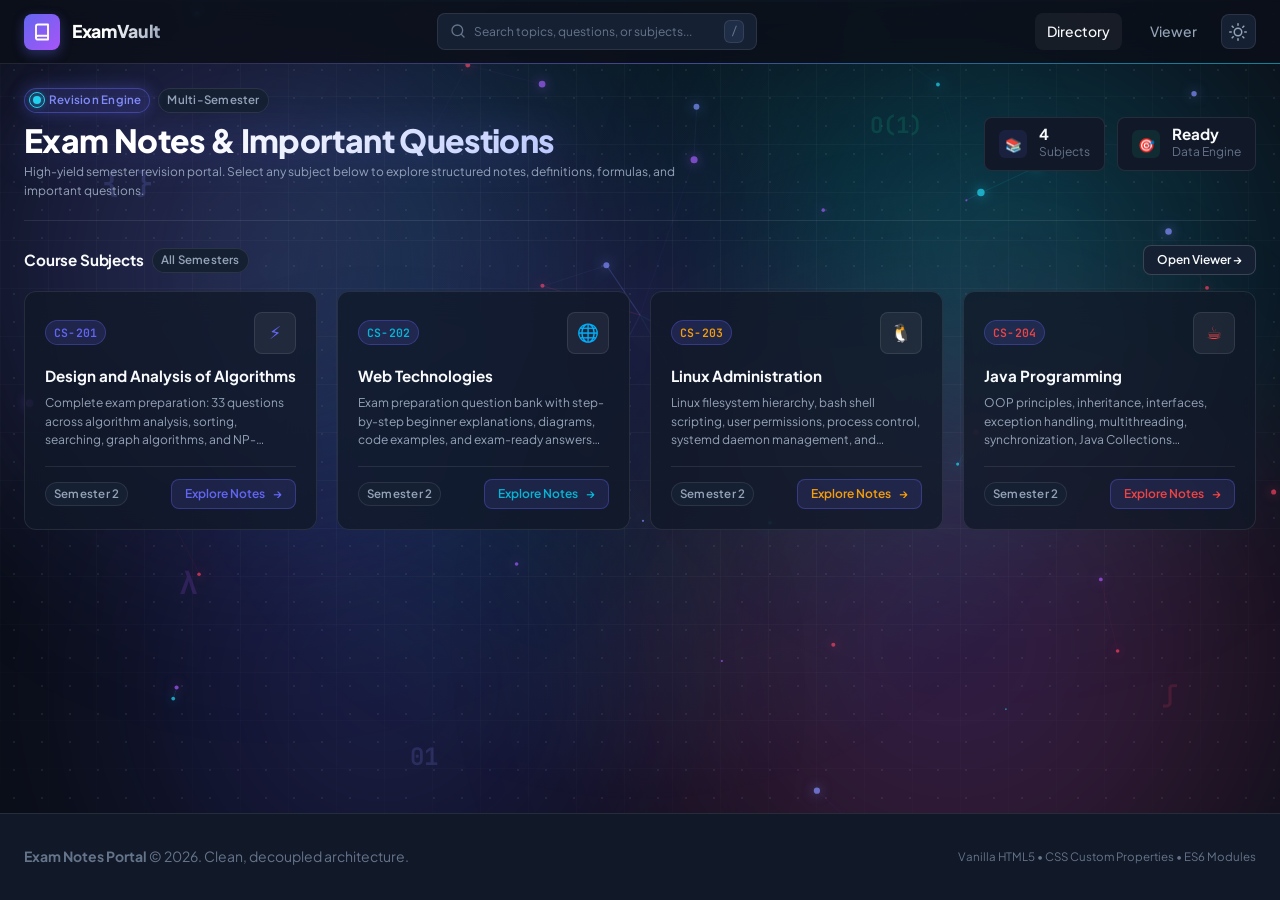
<file: index.html>
<!DOCTYPE html>
<html lang="en">
<head>
  <meta charset="UTF-8">
  <meta name="viewport" content="width=device-width, initial-scale=1.0">
  <meta name="description" content="Exam Notes & Important Questions Portal. Dynamic, content-driven revision platform.">
  <title>Exam Notes & Important Questions Portal</title>

  <!-- Modular CSS Architecture -->
  <link rel="stylesheet" href="assets/css/variables.css">
  <link rel="stylesheet" href="assets/css/base.css">
  <link rel="stylesheet" href="assets/css/components.css">
  <link rel="stylesheet" href="assets/css/effects.css">

  <link rel="icon" href="assets/images/favicon.ico">
</head>
<body>

  <!-- Site Header -->
  <header class="site-header">
    <div class="container nav-container">
      <div class="brand-wrapper">
        <a href="index.html" class="brand-link" id="brand-link">
          <div class="brand-icon">
            <svg width="18" height="18" viewBox="0 0 24 24" fill="none" stroke="currentColor" stroke-width="2.5" stroke-linecap="round" stroke-linejoin="round">
              <path d="M4 19.5A2.5 2.5 0 0 1 6.5 17H20"></path>
              <path d="M6.5 2H20v20H6.5A2.5 2.5 0 0 1 4 19.5v-15A2.5 2.5 0 0 1 6.5 2z"></path>
            </svg>
          </div>
          <span class="brand-title">ExamVault</span>
        </a>
      </div>

      <!-- Quick Search UI -->
      <div class="search-wrapper" style="max-width: 320px;">
        <div class="search-box">
          <svg class="search-icon" viewBox="0 0 24 24" fill="none" stroke="currentColor" stroke-width="2" stroke-linecap="round" stroke-linejoin="round">
            <circle cx="11" cy="11" r="8"></circle>
            <line x1="21" y1="21" x2="16.65" y2="16.65"></line>
          </svg>
          <input type="text" id="portal-search-input" class="search-input" placeholder="Search topics, questions, or subjects..." autocomplete="off">
          <span class="search-shortcut">/</span>
        </div>
        <div class="search-dropdown" id="portal-search-dropdown"></div>
      </div>

      <!-- Actions -->
      <div class="header-actions">
        <nav class="nav-links">
          <a href="index.html" class="nav-link active">Directory</a>
          <a href="notes.html?subject=web-technologies" class="nav-link">Viewer</a>
        </nav>
        <button class="btn-icon" data-action="toggle-theme" title="Toggle Theme" aria-label="Toggle dark/light mode">
          <!-- Populated by JS -->
        </button>
      </div>
    </div>
  </header>

  <!-- Local Server Warning Banner (only appears if opened directly via file://) -->
  <div id="file-protocol-alert" style="display: none; background: #fffbeb; border-bottom: 2px solid #f59e0b; padding: 14px 20px; color: #92400e; font-size: 13.5px; line-height: 1.5;">
    <div class="container" style="display: flex; align-items: center; gap: 12px; flex-wrap: wrap;">
      <span style="font-size: 20px;">⚠️</span>
      <div style="flex: 1; min-width: 260px;">
        <strong>Local Server Required (file:/// detected):</strong> Modern browsers block loading course data directly from disk.
        Since Live Server is running, open via:
        <a href="http://127.0.0.1:5500/index.html" style="color: #2563eb; font-weight: bold; text-decoration: underline; margin-left: 6px;">http://127.0.0.1:5500/index.html</a>
      </div>
    </div>
  </div>
  <script>
    if (window.location.protocol === 'file:') {
      document.getElementById('file-protocol-alert').style.display = 'block';
    }
  </script>

  <!-- Main Content -->
  <main class="site-main">
    <div class="container" style="padding-block: var(--space-6) var(--space-10);">

      <!-- Compact Hero Header -->
      <section class="hero-enter-animate" style="display: flex; align-items: center; justify-content: space-between; flex-wrap: wrap; gap: var(--space-4); margin-bottom: var(--space-6); padding-bottom: var(--space-5); border-bottom: 1px solid var(--border-subtle);">
        <div style="max-width: 680px;">
          <div style="display: flex; align-items: center; gap: var(--space-2); margin-bottom: var(--space-2);">
            <span class="badge badge-accent">
              <span class="beacon-dot"></span>
              <span>Revision Engine</span>
            </span>
            <span class="badge badge-subtle" id="hero-subjects-badge">Multi-Semester</span>
          </div>
          <h1 style="font-size: clamp(1.6rem, 2.5vw, 2.1rem); font-weight: var(--font-weight-extrabold); letter-spacing: -0.02em; margin-bottom: var(--space-1); line-height: var(--line-height-tight);">
            Exam Notes & Important Questions
          </h1>
          <p style="font-size: var(--text-xs); color: var(--text-secondary); line-height: var(--line-height-normal);">
            High-yield semester revision portal. Select any subject below to explore structured notes, definitions, formulas, and important questions.
          </p>
        </div>

        <!-- Quick Info Chips Strip -->
        <div class="stats-enter-animate" style="display: flex; gap: var(--space-3); flex-wrap: wrap;">
          <div class="stat-card" style="padding: 0.5rem 0.85rem;">
            <div class="stat-icon" style="width: 1.8rem; height: 1.8rem; font-size: 0.85rem;">📚</div>
            <div>
              <div class="stat-value" id="stat-subjects-val">4</div>
              <div class="stat-label">Subjects</div>
            </div>
          </div>
          <div class="stat-card" style="padding: 0.5rem 0.85rem;">
            <div class="stat-icon" style="width: 1.8rem; height: 1.8rem; font-size: 0.85rem; color: var(--accent-emerald); background: rgba(16, 185, 129, 0.12);">🎯</div>
            <div>
              <div class="stat-value">Ready</div>
              <div class="stat-label">Data Engine</div>
            </div>
          </div>
        </div>
      </section>

      <!-- Subjects Section with Integrated Resume/Viewer Action -->
      <section class="subjects-enter-animate">
        <div style="display: flex; align-items: center; justify-content: space-between; flex-wrap: wrap; gap: var(--space-3); margin-bottom: var(--space-4);">
          <div style="display: flex; align-items: center; gap: var(--space-2);">
            <h2 style="font-size: var(--text-base); font-weight: var(--font-weight-bold); letter-spacing: -0.01em;">
              Course Subjects
            </h2>
            <span class="badge badge-subtle">All Semesters</span>
          </div>
          <div id="viewer-action-wrapper">
            <a href="notes.html?subject=web-technologies" class="btn btn-secondary btn-sm" id="section-viewer-link">
              <span>Open Viewer →</span>
            </a>
          </div>
        </div>

        <!-- Dynamic 4-Column Subjects Grid -->
        <div id="subjects-container">
          <!-- Populated dynamically by main.js -->
        </div>
      </section>

    </div>
  </main>

  <!-- Site Footer -->
  <footer class="site-footer">
    <div class="container footer-content">
      <div>
        <strong>Exam Notes Portal</strong> &copy; 2026. Clean, decoupled architecture.
      </div>
      <div style="font-size: 0.72rem; color: var(--text-muted);">
        Vanilla HTML5 • CSS Custom Properties • ES6 Modules
      </div>
    </div>
  </footer>

  <!-- Main Controller -->
  <script type="module" src="assets/js/main.js"></script>
</body>
</html>
</file>
<file: assets/css/variables.css>
/**
 * Design Tokens & Custom Properties
 * Modern Twilight Dark Palette with rich vibrant accents & tight, purposeful spacing
 */

:root {
  /* Color Palette - Vibrant Twilight Dark Theme */
  --bg-base: #0b0f19;
  --bg-surface-1: #111827;
  --bg-surface-2: #162033;
  --bg-surface-3: #1f2d47;
  --bg-surface-hover: #263859;
  --bg-card: rgba(17, 24, 39, 0.75);
  --bg-card-hover: rgba(22, 32, 51, 0.9);
  --bg-glass: rgba(11, 15, 25, 0.82);
  --bg-overlay: rgba(5, 8, 15, 0.85);
  --bg-input: #131d2e;

  /* Borders & Dividers */
  --border-subtle: rgba(255, 255, 255, 0.09);
  --border-medium: rgba(255, 255, 255, 0.16);
  --border-strong: rgba(255, 255, 255, 0.28);
  --border-focus: #6366f1;
  --border-accent: rgba(99, 102, 241, 0.45);

  /* Typography Colors */
  --text-primary: #f8fafc;
  --text-secondary: #94a3b8;
  --text-muted: #64748b;
  --text-inverse: #0b0f19;
  --text-accent: #818cf8;

  /* Vibrant Accents */
  --primary: #6366f1;
  --primary-hover: #4f46e5;
  --primary-glow: rgba(99, 102, 241, 0.35);

  --secondary: #06b6d4;
  --secondary-glow: rgba(6, 182, 212, 0.3);

  --accent-purple: #a855f7;
  --accent-emerald: #10b981;
  --accent-amber: #f59e0b;
  --accent-rose: #f43f5e;
  --accent-cyan: #06b6d4;

  /* Status Colors */
  --status-success: #10b981;
  --status-warning: #f59e0b;
  --status-danger: #f43f5e;
  --status-info: #38bdf8;
  --status-success-bg: rgba(16, 185, 129, 0.14);
  --status-warning-bg: rgba(245, 158, 11, 0.14);
  --status-danger-bg: rgba(244, 63, 94, 0.14);
  --status-info-bg: rgba(56, 189, 248, 0.14);

  /* Gradients */
  --gradient-primary: linear-gradient(135deg, #6366f1 0%, #a855f7 100%);
  --gradient-secondary: linear-gradient(135deg, #06b6d4 0%, #3b82f6 100%);
  --gradient-card: linear-gradient(145deg, rgba(22, 32, 51, 0.8) 0%, rgba(17, 24, 39, 0.9) 100%);
  --gradient-surface: linear-gradient(180deg, rgba(22, 32, 51, 0.4) 0%, rgba(11, 15, 25, 0.7) 100%);

  /* Code Syntax Palette */
  --code-bg: #0d1424;
  --code-border: rgba(255, 255, 255, 0.1);
  --code-inline-bg: rgba(99, 102, 241, 0.15);
  --code-inline-text: #a5b4fc;

  /* Typography */
  --font-sans: 'Plus Jakarta Sans', system-ui, -apple-system, BlinkMacSystemFont, 'Segoe UI', Roboto, sans-serif;
  --font-mono: 'JetBrains Mono', Consolas, Monaco, monospace;

  /* Font Scales */
  --text-xs: 0.75rem;     /* 12px */
  --text-sm: 0.875rem;    /* 14px */
  --text-base: 0.95rem;   /* ~15px */
  --text-lg: 1.1rem;      /* ~17.6px */
  --text-xl: 1.25rem;     /* 20px */
  --text-2xl: 1.5rem;     /* 24px */
  --text-3xl: 1.85rem;    /* ~30px */
  --text-4xl: 2.25rem;    /* 36px */

  --font-weight-normal: 400;
  --font-weight-medium: 500;
  --font-weight-semibold: 600;
  --font-weight-bold: 700;
  --font-weight-extrabold: 800;

  --line-height-tight: 1.2;
  --line-height-snug: 1.35;
  --line-height-normal: 1.55;
  --line-height-relaxed: 1.7;

  /* Compact Spacing Scale (Reduced empty voids) */
  --space-1: 0.25rem;  /* 4px */
  --space-2: 0.5rem;   /* 8px */
  --space-3: 0.75rem;  /* 12px */
  --space-4: 1rem;     /* 16px */
  --space-5: 1.25rem;  /* 20px */
  --space-6: 1.5rem;   /* 24px */
  --space-8: 2rem;     /* 32px */
  --space-10: 2.5rem;  /* 40px */
  --space-12: 3rem;    /* 48px */

  /* Border Radii */
  --radius-sm: 0.375rem;
  --radius-md: 0.5rem;
  --radius-lg: 0.75rem;
  --radius-xl: 1rem;
  --radius-full: 9999px;

  /* Elevation Shadows & Glows */
  --shadow-sm: 0 1px 3px rgba(0, 0, 0, 0.35);
  --shadow-md: 0 4px 14px -2px rgba(0, 0, 0, 0.45);
  --shadow-lg: 0 10px 25px -5px rgba(0, 0, 0, 0.55);
  --shadow-xl: 0 18px 35px -8px rgba(0, 0, 0, 0.65);

  /* Transitions */
  --transition-fast: 150ms cubic-bezier(0.4, 0, 0.2, 1);
  --transition-normal: 250ms cubic-bezier(0.4, 0, 0.2, 1);

  /* Layout Constants */
  --header-height: 4rem;
  --sidebar-width: 300px;
  --toc-width: 250px;
  --container-max-width: 1480px;
  --reading-max-width: 1400px;
  --blur-glass: blur(16px);
}

/* Light & Cream Warm Paper Theme Variables (Warm Cream Canvas, Pure White Cards & Razor-Sharp Contrast) */
[data-theme="light"],
[data-theme="cream"] {
  --bg-base: #f6f1e8;                 /* Warm soothing cream paper canvas */
  --bg-surface-1: #ffffff;            /* Pure white primary surface / card */
  --bg-surface-2: #ede4d6;            /* Warm cream secondary surface */
  --bg-surface-3: #ded3c1;            /* Warm tan tertiary surface */
  --bg-surface-hover: #ede4d6;
  --bg-card: #ffffff;                 /* Solid crisp white cards */
  --bg-card-hover: #ffffff;
  --bg-glass: rgba(246, 241, 232, 0.95);
  --bg-overlay: rgba(28, 25, 23, 0.55);
  --bg-input: #ffffff;

  /* Crisp, Well-Defined Warm Borders */
  --border-subtle: #eae0d0;           /* Soft cream border */
  --border-medium: #dcd4c7;           /* Crisp warm card border */
  --border-strong: #b8a896;           /* High-contrast border */
  --border-focus: #4f46e5;
  --border-accent: rgba(79, 70, 229, 0.5);

  /* High-Contrast Accessible Typography (WCAG AAA) */
  --text-primary: #1c1917;            /* Deep warm charcoal for razor-sharp legibility */
  --text-secondary: #44403c;          /* Warm stone body text */
  --text-muted: #78716c;              /* Stone metadata text */
  --text-inverse: #ffffff;
  --text-accent: #4338ca;             /* Deep indigo */

  --primary: #4f46e5;                 /* Indigo-600 */
  --primary-hover: #4338ca;
  --primary-glow: rgba(79, 70, 229, 0.25);

  /* Professional Dark-Code Block in Cream Mode */
  --code-bg: #0f172a;
  --code-border: #334155;
  --code-inline-bg: #ede4d6;
  --code-inline-text: #3730a3;

  --gradient-card: linear-gradient(180deg, #ffffff 0%, #faf8f5 100%);
  --gradient-surface: linear-gradient(180deg, #ffffff 0%, #f6f1e8 100%);

  /* Rich Warm Layered Elevation Shadows */
  --shadow-sm: 0 1px 3px rgba(60, 45, 30, 0.08), 0 1px 2px rgba(60, 45, 30, 0.04);
  --shadow-md: 0 4px 8px -2px rgba(60, 45, 30, 0.08), 0 2px 4px -2px rgba(60, 45, 30, 0.04);
  --shadow-lg: 0 12px 20px -4px rgba(60, 45, 30, 0.1), 0 4px 6px -2px rgba(60, 45, 30, 0.05);
  --shadow-xl: 0 20px 30px -6px rgba(60, 45, 30, 0.12), 0 8px 12px -4px rgba(60, 45, 30, 0.06);
}
</file>
<file: assets/css/base.css>
@import url('https://fonts.googleapis.com/css2?family=JetBrains+Mono:wght@400;500;600&family=Plus+Jakarta+Sans:wght@300;400;500;600;700;800&display=swap');
@import url('./variables.css');

/* ==========================================================================
   Base Reset
   ========================================================================== */
*, *::before, *::after {
  box-sizing: border-box;
  margin: 0;
  padding: 0;
}

html {
  font-family: var(--font-sans);
  font-size: 16px;
  line-height: var(--line-height-normal);
  color-scheme: dark;
  scroll-behavior: smooth;
  -webkit-font-smoothing: antialiased;
  -moz-osx-font-smoothing: grayscale;
}

html[data-theme="light"] {
  color-scheme: light;
}

body {
  background-color: var(--bg-base);
  background-image: 
    radial-gradient(rgba(255, 255, 255, 0.07) 1px, transparent 1px),
    linear-gradient(to bottom, rgba(11, 15, 25, 0.5), var(--bg-base));
  background-size: 28px 28px, 100% 100%;
  color: var(--text-primary);
  min-height: 100vh;
  display: flex;
  flex-direction: column;
  transition: background-color var(--transition-normal), color var(--transition-normal);
  overflow-x: hidden;
  position: relative;
}

[data-theme="light"] body {
  background-color: var(--bg-base);
  background-image: 
    radial-gradient(rgba(15, 23, 42, 0.08) 1.2px, transparent 1.2px);
  background-size: 24px 24px;
}

/* Accessibility Focus States */
:focus-visible {
  outline: 2px solid var(--border-focus);
  outline-offset: 2px;
}

.sr-only {
  position: absolute;
  width: 1px;
  height: 1px;
  padding: 0;
  margin: -1px;
  overflow: hidden;
  clip: rect(0, 0, 0, 0);
  white-space: nowrap;
  border: 0;
}

/* Typography & Reset */
img, svg {
  display: block;
  max-width: 100%;
}

a {
  color: inherit;
  text-decoration: none;
  transition: color var(--transition-fast);
}

button, input, select, textarea {
  font-family: inherit;
  font-size: inherit;
  color: inherit;
  background: none;
  border: none;
  outline: none;
}

button {
  cursor: pointer;
}

ul, ol {
  list-style: none;
}

/* ==========================================================================
   Global Shell Layout
   ========================================================================== */
.container {
  width: 100%;
  max-width: var(--container-max-width);
  margin-inline: auto;
  padding-inline: var(--space-6);
  position: relative;
  z-index: 1;
}

.site-main {
  flex: 1;
  display: flex;
  flex-direction: column;
  position: relative;
  z-index: 1;
}

/* Global Header */
.site-header {
  position: sticky;
  top: 0;
  height: var(--header-height);
  background: var(--bg-glass);
  backdrop-filter: var(--blur-glass);
  -webkit-backdrop-filter: var(--blur-glass);
  border-bottom: 1px solid var(--border-subtle);
  z-index: 100;
  transition: background-color var(--transition-normal), border-color var(--transition-normal);
}

.nav-container {
  height: 100%;
  display: flex;
  align-items: center;
  justify-content: space-between;
  gap: var(--space-4);
}

.brand-wrapper {
  display: flex;
  align-items: center;
  gap: var(--space-3);
}

.brand-link {
  display: flex;
  align-items: center;
  gap: var(--space-3);
  font-weight: var(--font-weight-extrabold);
  font-size: var(--text-lg);
  letter-spacing: -0.02em;
}

.brand-icon {
  width: 2.25rem;
  height: 2.25rem;
  background: var(--gradient-primary);
  border-radius: var(--radius-md);
  display: flex;
  align-items: center;
  justify-content: center;
  color: #ffffff;
  box-shadow: 0 4px 12px var(--primary-glow);
  flex-shrink: 0;
}

.brand-title {
  background: linear-gradient(120deg, #ffffff 40%, var(--text-secondary) 100%);
  -webkit-background-clip: text;
  -webkit-text-fill-color: transparent;
}

[data-theme="light"] .brand-title {
  background: linear-gradient(120deg, #0f172a 40%, #4338ca 100%);
  -webkit-background-clip: text;
  -webkit-text-fill-color: transparent;
}

.brand-badge {
  font-size: var(--text-xs);
  padding: 0.15rem 0.5rem;
  border-radius: var(--radius-full);
  background: rgba(99, 102, 241, 0.15);
  color: var(--text-accent);
  border: 1px solid var(--border-accent);
  font-weight: var(--font-weight-semibold);
  letter-spacing: 0.04em;
  text-transform: uppercase;
}

.nav-links {
  display: flex;
  align-items: center;
  gap: var(--space-4);
}

.nav-link {
  font-size: var(--text-sm);
  font-weight: var(--font-weight-medium);
  color: var(--text-secondary);
  padding: var(--space-2) var(--space-3);
  border-radius: var(--radius-md);
  transition: all var(--transition-fast);
}

.nav-link:hover,
.nav-link.active {
  color: var(--text-primary);
  background: rgba(255, 255, 255, 0.05);
}

[data-theme="light"] .site-header,
[data-theme="cream"] .site-header {
  background: rgba(246, 241, 232, 0.95);
  border-bottom: 1.5px solid #dcd4c7;
  box-shadow: 0 1px 4px rgba(60, 45, 30, 0.05);
}

[data-theme="light"] .nav-link,
[data-theme="cream"] .nav-link {
  color: #44403c;
}

[data-theme="light"] .nav-link:hover,
[data-theme="cream"] .nav-link:hover,
[data-theme="light"] .nav-link.active,
[data-theme="cream"] .nav-link.active {
  color: #4338ca;
  background: #ede4d6;
  font-weight: 600;
}

.header-actions {
  display: flex;
  align-items: center;
  gap: var(--space-3);
}

/* Global Footer */
.site-footer {
  background: var(--bg-surface-1);
  border-top: 1px solid var(--border-subtle);
  padding-block: var(--space-8);
  margin-top: auto;
  font-size: var(--text-sm);
  color: var(--text-muted);
  position: relative;
  z-index: 10;
}

.footer-content {
  display: flex;
  align-items: center;
  justify-content: space-between;
  flex-wrap: wrap;
  gap: var(--space-4);
}
</file>
<file: assets/css/components.css>
@import url('./variables.css');

/* ==========================================================================
   Buttons
   ========================================================================== */
.btn {
  display: inline-flex;
  align-items: center;
  justify-content: center;
  gap: var(--space-2);
  font-size: var(--text-sm);
  font-weight: var(--font-weight-semibold);
  padding: var(--space-2) var(--space-4);
  border-radius: var(--radius-md);
  transition: all var(--transition-fast);
  line-height: 1.4;
  white-space: nowrap;
}

.btn-primary {
  background: var(--gradient-primary);
  color: #ffffff;
  box-shadow: 0 4px 14px var(--primary-glow);
}

.btn-primary:hover {
  transform: translateY(-1px);
  box-shadow: 0 6px 20px var(--primary-glow);
}

.btn-secondary {
  background: var(--bg-surface-2);
  color: var(--text-primary);
  border: 1px solid var(--border-medium);
}

.btn-secondary:hover {
  background: var(--bg-surface-3);
  border-color: var(--border-focus);
}

.btn-outline {
  background: rgba(99, 102, 241, 0.08);
  color: var(--text-accent);
  border: 1px solid var(--border-accent);
}

.btn-outline:hover {
  background: rgba(99, 102, 241, 0.2);
  border-color: var(--primary);
  color: #ffffff;
}

.btn-sm {
  padding: 0.35rem 0.8rem;
  font-size: var(--text-xs);
}

.btn-icon {
  display: inline-flex;
  align-items: center;
  justify-content: center;
  width: 2.2rem;
  height: 2.2rem;
  border-radius: var(--radius-md);
  border: 1px solid var(--border-subtle);
  background: var(--bg-surface-2);
  color: var(--text-secondary);
  transition: all var(--transition-fast);
  flex-shrink: 0;
}

.btn-icon:hover {
  color: var(--text-primary);
  border-color: var(--border-medium);
  background: var(--bg-surface-3);
}

/* ==========================================================================
   Cards & Responsive Grid (Eliminates Empty Space & Orphan Cards)
   ========================================================================== */
.subject-grid {
  display: grid;
  grid-template-columns: repeat(auto-fit, minmax(260px, 1fr));
  gap: var(--space-5);
  width: 100%;
}

@media (min-width: 1120px) {
  .subject-grid {
    grid-template-columns: repeat(4, 1fr);
  }
}

.subject-card {
  background: var(--bg-card);
  backdrop-filter: var(--blur-glass);
  -webkit-backdrop-filter: var(--blur-glass);
  border: 1px solid var(--border-subtle);
  border-radius: var(--radius-lg);
  padding: var(--space-5);
  display: flex;
  flex-direction: column;
  position: relative;
  overflow: hidden;
  animation: cardSlideIn 0.5s cubic-bezier(0.16, 1, 0.3, 1) backwards;
  transition: transform 0.35s cubic-bezier(0.16, 1, 0.3, 1),
              border-color 0.3s ease,
              box-shadow 0.35s cubic-bezier(0.16, 1, 0.3, 1);
}

.subject-card:nth-child(1) { animation-delay: 0.05s; }
.subject-card:nth-child(2) { animation-delay: 0.12s; }
.subject-card:nth-child(3) { animation-delay: 0.19s; }
.subject-card:nth-child(4) { animation-delay: 0.26s; }

@keyframes cardSlideIn {
  0% {
    opacity: 0;
    transform: translateY(22px) scale(0.96);
  }
  100% {
    opacity: 1;
    transform: translateY(0) scale(1);
  }
}

.subject-card::before {
  content: '';
  position: absolute;
  top: 0;
  left: 0;
  right: 0;
  height: 3px;
  background: linear-gradient(90deg, transparent, var(--card-accent, var(--primary)), transparent);
  background-size: 200% 100%;
  animation: shimmerBorder 4s linear infinite;
  opacity: 0.9;
}

@keyframes shimmerBorder {
  0% { background-position: -100% 0; }
  100% { background-position: 200% 0; }
}

.subject-card:hover {
  transform: translateY(-6px) scale(1.015);
  border-color: var(--card-accent, var(--border-accent));
  box-shadow: 0 16px 32px -8px rgba(0, 0, 0, 0.65), 0 0 28px -4px var(--card-accent, var(--primary-glow));
}

.card-header {
  display: flex;
  align-items: center;
  justify-content: space-between;
  gap: var(--space-3);
  margin-bottom: var(--space-3);
}

.card-icon-bubble {
  width: 2.6rem;
  height: 2.6rem;
  border-radius: var(--radius-md);
  display: flex;
  align-items: center;
  justify-content: center;
  font-size: var(--text-lg);
  background: rgba(255, 255, 255, 0.06);
  border: 1px solid var(--border-subtle);
  color: var(--card-accent, var(--primary));
  flex-shrink: 0;
  transition: transform 0.35s cubic-bezier(0.34, 1.56, 0.64, 1), box-shadow 0.35s ease;
}

.subject-card:hover .card-icon-bubble {
  transform: scale(1.15) rotate(6deg);
  box-shadow: 0 0 16px var(--card-accent);
}

.badge-code {
  background: rgba(99, 102, 241, 0.16);
  color: var(--card-accent, var(--primary));
  border: 1px solid rgba(99, 102, 241, 0.35);
  font-family: var(--font-mono);
  font-weight: var(--font-weight-bold);
  letter-spacing: 0.03em;
}

.btn-explore {
  background: rgba(99, 102, 241, 0.14);
  border: 1px solid rgba(99, 102, 241, 0.35);
  color: var(--card-accent, var(--text-accent));
  font-weight: var(--font-weight-semibold);
  transition: all var(--transition-fast);
}

.subject-card:hover .btn-explore {
  transform: translateX(3px);
  box-shadow: 0 0 14px var(--card-accent);
}

.card-title {
  font-size: var(--text-base);
  font-weight: var(--font-weight-bold);
  color: var(--text-primary);
  margin-bottom: var(--space-2);
  line-height: var(--line-height-snug);
}

.card-description {
  font-size: var(--text-xs);
  color: var(--text-secondary);
  line-height: var(--line-height-normal);
  margin-bottom: var(--space-4);
  flex: 1;
  display: -webkit-box;
  -webkit-line-clamp: 3;
  -webkit-box-orient: vertical;
  overflow: hidden;
}

.card-footer {
  display: flex;
  align-items: center;
  justify-content: space-between;
  padding-top: var(--space-3);
  border-top: 1px solid var(--border-subtle);
  margin-top: auto;
}

/* ==========================================================================
   Quick Info Strip (Fill Top Empty Space)
   ========================================================================== */
.stats-strip {
  display: grid;
  grid-template-columns: repeat(auto-fit, minmax(200px, 1fr));
  gap: var(--space-3);
  margin-bottom: var(--space-6);
}

.stat-card {
  background: var(--bg-surface-1);
  border: 1px solid var(--border-subtle);
  border-radius: var(--radius-md);
  padding: var(--space-3) var(--space-4);
  display: flex;
  align-items: center;
  gap: var(--space-3);
  transition: border-color var(--transition-fast);
}

.stat-card:hover {
  border-color: var(--border-medium);
}

.stat-icon {
  width: 2.2rem;
  height: 2.2rem;
  border-radius: var(--radius-sm);
  display: flex;
  align-items: center;
  justify-content: center;
  background: rgba(99, 102, 241, 0.12);
  color: var(--text-accent);
  font-size: 1rem;
  flex-shrink: 0;
}

.stat-value {
  font-size: var(--text-base);
  font-weight: var(--font-weight-bold);
  color: var(--text-primary);
  line-height: 1.1;
}

.stat-label {
  font-size: var(--text-xs);
  color: var(--text-muted);
}

/* ==========================================================================
   Search UI & Dropdown
   ========================================================================== */
.search-wrapper {
  position: relative;
  width: 100%;
}

.search-box {
  display: flex;
  align-items: center;
  background: var(--bg-surface-2);
  border: 1px solid var(--border-subtle);
  border-radius: var(--radius-md);
  padding: 0.4rem var(--space-3);
  transition: all var(--transition-normal);
  width: 100%;
}

.search-box:focus-within {
  border-color: var(--border-focus);
  box-shadow: 0 0 0 3px var(--primary-glow);
  background: var(--bg-surface-1);
}

.search-icon {
  color: var(--text-muted);
  width: 1rem;
  height: 1rem;
  margin-right: var(--space-2);
  flex-shrink: 0;
}

.search-input {
  width: 100%;
  font-size: var(--text-xs);
  color: var(--text-primary);
}

.search-input::placeholder {
  color: var(--text-muted);
}

.search-shortcut {
  font-size: 0.7rem;
  padding: 0.1rem 0.35rem;
  border-radius: var(--radius-sm);
  background: var(--bg-surface-3);
  color: var(--text-muted);
  border: 1px solid var(--border-subtle);
  font-family: var(--font-mono);
  flex-shrink: 0;
}

.search-dropdown {
  position: absolute;
  top: calc(100% + var(--space-2));
  left: 0;
  right: 0;
  background: var(--bg-surface-1);
  border: 1px solid var(--border-medium);
  border-radius: var(--radius-md);
  box-shadow: var(--shadow-xl);
  max-height: 360px;
  overflow-y: auto;
  z-index: 150;
  display: none;
}

.search-dropdown.active {
  display: block;
}

.search-item {
  padding: var(--space-2) var(--space-3);
  display: flex;
  align-items: center;
  justify-content: space-between;
  border-bottom: 1px solid var(--border-subtle);
  cursor: pointer;
  transition: background-color var(--transition-fast);
}

.search-item:last-child {
  border-bottom: none;
}

.search-item:hover,
.search-item.selected {
  background-color: var(--bg-surface-2);
}

.search-item-title {
  font-weight: var(--font-weight-semibold);
  font-size: var(--text-xs);
  color: var(--text-primary);
}

.search-item-meta {
  font-size: 0.7rem;
  color: var(--text-muted);
  margin-top: 1px;
}

/* ==========================================================================
   Badges & Tags
   ========================================================================== */
.badge {
  display: inline-flex;
  align-items: center;
  gap: var(--space-1);
  font-size: 0.72rem;
  padding: 0.15rem 0.5rem;
  border-radius: var(--radius-full);
  font-weight: var(--font-weight-semibold);
  letter-spacing: 0.02em;
}

.badge-subtle {
  background: var(--bg-surface-2);
  color: var(--text-secondary);
  border: 1px solid var(--border-subtle);
}

.badge-accent {
  background: rgba(99, 102, 241, 0.15);
  color: var(--text-accent);
  border: 1px solid var(--border-accent);
}

.badge-cyan {
  background: rgba(6, 182, 212, 0.15);
  color: var(--accent-cyan);
  border: 1px solid rgba(6, 182, 212, 0.35);
}

.badge-amber {
  background: rgba(245, 158, 11, 0.15);
  color: var(--accent-amber);
  border: 1px solid rgba(245, 158, 11, 0.35);
}

.badge-rose {
  background: rgba(244, 63, 94, 0.15);
  color: var(--accent-rose);
  border: 1px solid rgba(244, 63, 94, 0.35);
}

/* ==========================================================================
   Callouts & Alerts
   ========================================================================== */
.callout {
  margin-block: var(--space-4);
  padding: var(--space-3) var(--space-4);
  background: var(--bg-surface-1);
  border-left: 3px solid var(--primary);
  border-radius: 0 var(--radius-md) var(--radius-md) 0;
  color: var(--text-secondary);
  font-size: var(--text-xs);
}

.callout-header {
  font-weight: var(--font-weight-bold);
  margin-bottom: var(--space-1);
  color: var(--text-primary);
  display: flex;
  align-items: center;
  gap: var(--space-2);
}

.callout-note {
  border-left-color: var(--primary);
  background: rgba(99, 102, 241, 0.08);
}

.callout-exam {
  border-left-color: var(--accent-rose);
  background: var(--status-danger-bg);
}

.callout-warning {
  border-left-color: var(--status-warning);
  background: var(--status-warning-bg);
}

.callout-tip {
  border-left-color: var(--status-success);
  background: var(--status-success-bg);
}

/* ==========================================================================
   Empty States
   ========================================================================== */
.empty-state {
  display: flex;
  flex-direction: column;
  align-items: center;
  justify-content: center;
  text-align: center;
  padding: var(--space-10) var(--space-4);
  margin-inline: auto;
  max-width: 500px;
}

.empty-state-icon {
  width: 3.25rem;
  height: 3.25rem;
  border-radius: var(--radius-full);
  background: var(--bg-surface-2);
  border: 1px solid var(--border-medium);
  display: flex;
  align-items: center;
  justify-content: center;
  font-size: 1.4rem;
  color: var(--text-muted);
  margin-bottom: var(--space-3);
}

.empty-state-title {
  font-size: var(--text-base);
  font-weight: var(--font-weight-bold);
  color: var(--text-primary);
  margin-bottom: var(--space-1);
}

.empty-state-desc {
  font-size: var(--text-xs);
  color: var(--text-muted);
  line-height: var(--line-height-normal);
  margin-bottom: var(--space-4);
}

/* Drawers & Backdrops */
.drawer-backdrop {
  position: fixed;
  inset: 0;
  background: var(--bg-overlay);
  backdrop-filter: var(--blur-glass);
  -webkit-backdrop-filter: var(--blur-glass);
  z-index: 80;
  display: none;
}

.drawer-backdrop.active {
  display: block;
}

/* Loading Spinner */
.loading-spinner {
  width: 30px;
  height: 30px;
  border: 3px solid rgba(99, 102, 241, 0.2);
  border-top-color: var(--primary);
  border-radius: var(--radius-full);
  animation: spin 0.8s linear infinite;
  margin-inline: auto;
  margin-bottom: var(--space-3);
}

@keyframes spin {
  to { transform: rotate(360deg); }
}

/* ==========================================================================
   Light Mode High-Contrast & Visual Distinction Architecture
   ========================================================================== */
[data-theme="light"] .subject-card {
  background: #ffffff !important;
  border: 1.5px solid #cbd5e1 !important;
  border-top: 3.5px solid var(--card-accent, var(--primary)) !important;
  box-shadow: 0 2px 4px rgba(15, 23, 42, 0.06), 0 8px 16px -2px rgba(15, 23, 42, 0.05) !important;
}

[data-theme="light"] .subject-card:hover {
  border-color: #94a3b8 !important;
  border-top-color: var(--card-accent, var(--primary)) !important;
  box-shadow: 0 12px 28px -4px rgba(15, 23, 42, 0.12), 0 4px 10px -2px rgba(15, 23, 42, 0.06) !important;
}

[data-theme="light"] .subject-card .card-title {
  color: #0f172a;
}

[data-theme="light"] .subject-card .card-description {
  color: #334155;
}

[data-theme="light"] .subject-card .card-footer {
  border-top: 1.5px solid #e2e8f0;
}

[data-theme="light"] .badge-code {
  background: #f8fafc;
  color: #0f172a;
  border: 1.5px solid #cbd5e1;
  box-shadow: 0 1px 2px rgba(15, 23, 42, 0.04);
}

[data-theme="light"] .card-icon-bubble {
  background: #f8fafc;
  border: 1.5px solid #cbd5e1;
  box-shadow: 0 1px 3px rgba(15, 23, 42, 0.06);
}

[data-theme="light"] .btn-explore {
  background: #f8fafc;
  color: #0f172a;
  border: 1.5px solid #cbd5e1;
  box-shadow: 0 1px 2px rgba(15, 23, 42, 0.04);
}

[data-theme="light"] .btn-explore:hover {
  background: #0f172a;
  color: #ffffff !important;
  border-color: #0f172a;
  box-shadow: 0 4px 14px rgba(15, 23, 42, 0.18);
}

/* Stat Cards in Light Mode */
[data-theme="light"] .stat-card {
  background: #ffffff;
  border: 1.5px solid #cbd5e1;
  box-shadow: 0 1px 3px rgba(15, 23, 42, 0.06);
}

[data-theme="light"] .stat-card .stat-icon {
  background: #f1f5f9;
  border: 1px solid #cbd5e1;
}

[data-theme="light"] .stat-value {
  color: #0f172a;
}

/* Search Box in Light Mode */
[data-theme="light"] .search-box {
  background: #ffffff;
  border: 1.5px solid #cbd5e1;
  box-shadow: 0 1px 3px rgba(15, 23, 42, 0.05);
}

[data-theme="light"] .search-box:focus-within {
  border-color: #4f46e5;
  box-shadow: 0 0 0 3px rgba(79, 70, 229, 0.2);
}

[data-theme="light"] .search-shortcut {
  background: #f1f5f9;
  border-color: #cbd5e1;
  color: #475569;
}

[data-theme="light"] .search-dropdown {
  background: #ffffff;
  border: 1.5px solid #cbd5e1;
  box-shadow: 0 12px 28px -4px rgba(15, 23, 42, 0.15);
}

[data-theme="light"] .search-item {
  border-bottom: 1px solid #e2e8f0;
}

[data-theme="light"] .search-item:hover,
[data-theme="light"] .search-item.selected {
  background: #f1f5f9;
}

[data-theme="light"] .search-item-title {
  color: #0f172a;
}

/* Badges in Light Mode */
[data-theme="light"] .badge-subtle {
  background: #ffffff;
  color: #334155;
  border: 1.5px solid #cbd5e1;
  box-shadow: 0 1px 2px rgba(15, 23, 42, 0.04);
}

[data-theme="light"] .badge-accent {
  background: #e0e7ff;
  color: #3730a3;
  border: 1.5px solid #c7d2fe;
  box-shadow: 0 1px 3px rgba(79, 70, 229, 0.12);
}

[data-theme="light"] .beacon-dot {
  background: #4f46e5;
  box-shadow: 0 0 6px #4f46e5;
}

[data-theme="light"] .beacon-dot::after {
  border-color: #4f46e5;
}

/* Action Links in Light Mode */
[data-theme="light"] #section-viewer-link {
  background: #ffffff;
  color: #0f172a;
  border: 1.5px solid #cbd5e1;
  box-shadow: 0 1px 3px rgba(15, 23, 42, 0.05);
}

[data-theme="light"] #section-viewer-link:hover {
  background: #0f172a;
  color: #ffffff;
  border-color: #0f172a;
}

/* Continue Last Opened Button (Dark & High-Contrast Light) */
.btn-continue {
  background: rgba(99, 102, 241, 0.16);
  border: 1px solid var(--primary);
  color: #ffffff;
  box-shadow: 0 0 16px rgba(99, 102, 241, 0.25);
  font-weight: var(--font-weight-medium);
}

.btn-continue:hover {
  background: var(--primary);
  color: #ffffff;
  box-shadow: 0 4px 16px var(--primary-glow);
}

[data-theme="light"] .btn-continue {
  background: #4f46e5 !important;
  border: 1.5px solid #4338ca !important;
  color: #ffffff !important;
  font-weight: 600 !important;
  box-shadow: 0 2px 8px rgba(79, 70, 229, 0.3) !important;
}

[data-theme="light"] .btn-continue:hover {
  background: #3730a3 !important;
  border-color: #312e81 !important;
  color: #ffffff !important;
  box-shadow: 0 4px 14px rgba(79, 70, 229, 0.45) !important;
}
</file>
<file: assets/css/effects.css>
/**
 * High-Tier Visual Effects & Cinematic Animation Engine (effects.css)
 * Features:
 * - Next-Gen Spotlight Border Lighting & Conic Laser Beam Cards
 * - Full 3D Parallax Tilt with Preserved Z-Depth Layers
 * - Dynamic Fluid Aurora Waves & Interactive Particle Canvas with Energy Packets
 * - Cyber Scanline & Ambient Floating Technical Hologram Glyphs
 * - Liquid Iridescent Hero Headline Text Gradient
 * - Live Pulsing Radar Beacon Badge
 * - Seamless Page View Transitions & Staggered Content Cascade
 * - Sliding Active Sidebar Pill & Circular Progress Back-to-Top Button
 * - Tactile Magnetic Buttons & Specular Light Sweep
 */

/* ==========================================================================
   Background Ambient Engine Root
   ========================================================================== */
.bg-ambient-system {
  position: fixed;
  inset: 0;
  overflow: hidden;
  pointer-events: none;
  z-index: 0;
  contain: strict;
}

/* ==========================================================================
   Atmospheric Aurora Mesh (Living Color Fields)
   ========================================================================== */
.aurora-orb {
  position: absolute;
  border-radius: 50%;
  filter: blur(85px);
  opacity: 0.35;
  will-change: transform;
  pointer-events: none;
}

/* Top-Left: Electric Violet / Indigo */
.aurora-orb-1 {
  top: -12%;
  left: -8%;
  width: 750px;
  height: 750px;
  background: radial-gradient(circle, rgba(129, 140, 248, 0.8) 0%, rgba(99, 102, 241, 0.5) 45%, transparent 70%);
  animation: floatOrbViolet 18s ease-in-out infinite alternate;
}

/* Top-Right: Neon Cyan / Sky Blue */
.aurora-orb-2 {
  top: -8%;
  right: -6%;
  width: 680px;
  height: 680px;
  background: radial-gradient(circle, rgba(34, 211, 238, 0.75) 0%, rgba(6, 182, 212, 0.45) 40%, transparent 70%);
  animation: floatOrbCyan 20s ease-in-out infinite alternate;
}

/* Bottom-Right: Radiant Purple & Magenta */
.aurora-orb-3 {
  bottom: -15%;
  right: -5%;
  width: 780px;
  height: 780px;
  background: radial-gradient(circle, rgba(168, 85, 247, 0.7) 0%, rgba(236, 72, 153, 0.45) 45%, transparent 75%);
  animation: floatOrbIndigo 21s ease-in-out infinite alternate;
}

/* Bottom-Left: Deep Oceanic Indigo */
.aurora-orb-4 {
  bottom: -12%;
  left: 5%;
  width: 640px;
  height: 640px;
  background: radial-gradient(circle, rgba(99, 102, 241, 0.65) 0%, rgba(67, 56, 202, 0.45) 45%, transparent 70%);
  animation: floatOrbPurple 17s ease-in-out infinite alternate;
}

@keyframes floatOrbViolet {
  0% { transform: translate3d(0, 0, 0) scale(1) rotate(0deg); }
  50% { transform: translate3d(90px, 100px, 0) scale(1.2) rotate(40deg); }
  100% { transform: translate3d(-60px, 70px, 0) scale(0.9) rotate(-25deg); }
}

@keyframes floatOrbCyan {
  0% { transform: translate3d(0, 0, 0) scale(1) rotate(0deg); }
  50% { transform: translate3d(-100px, 85px, 0) scale(1.22) rotate(-40deg); }
  100% { transform: translate3d(60px, -70px, 0) scale(0.9) rotate(30deg); }
}

@keyframes floatOrbIndigo {
  0% { transform: translate3d(0, 0, 0) scale(1) rotate(0deg); }
  50% { transform: translate3d(-90px, -75px, 0) scale(1.18) rotate(45deg); }
  100% { transform: translate3d(70px, 85px, 0) scale(0.92) rotate(-30deg); }
}

@keyframes floatOrbPurple {
  0% { transform: translate3d(0, 0, 0) scale(1) rotate(0deg); }
  50% { transform: translate3d(80px, -90px, 0) scale(1.2) rotate(-35deg); }
  100% { transform: translate3d(-70px, 60px, 0) scale(0.88) rotate(25deg); }
}

/* ==========================================================================
   Technical Engineering Matrix Grid & Vignette
   ========================================================================== */
.technical-grid-layer {
  position: absolute;
  inset: 0;
  pointer-events: none;
  background-image: 
    linear-gradient(to right, rgba(255, 255, 255, 0.045) 1px, transparent 1px),
    linear-gradient(to bottom, rgba(255, 255, 255, 0.045) 1px, transparent 1px);
  background-size: 48px 48px;
  mask-image: radial-gradient(ellipse 95% 80% at 50% 35%, rgba(0, 0, 0, 0.98) 0%, rgba(0, 0, 0, 0.3) 70%, transparent 95%);
  -webkit-mask-image: radial-gradient(ellipse 95% 80% at 50% 35%, rgba(0, 0, 0, 0.98) 0%, rgba(0, 0, 0, 0.3) 70%, transparent 95%);
}

/* Cyber Scanning Radar Light Beam */
.cyber-scan-beam {
  position: absolute;
  left: 0;
  right: 0;
  height: 2px;
  background: linear-gradient(90deg, 
    transparent 0%, 
    rgba(99, 102, 241, 0.3) 20%, 
    rgba(6, 182, 212, 0.7) 50%, 
    rgba(168, 85, 247, 0.3) 80%, 
    transparent 100%
  );
  box-shadow: 0 0 15px rgba(6, 182, 212, 0.6);
  opacity: 0.6;
  pointer-events: none;
  animation: cyberScanMove 12s cubic-bezier(0.4, 0, 0.2, 1) infinite;
}

@keyframes cyberScanMove {
  0% {
    top: -5%;
    opacity: 0;
  }
  15% {
    opacity: 0.65;
  }
  85% {
    opacity: 0.65;
  }
  100% {
    top: 105%;
    opacity: 0;
  }
}

/* ==========================================================================
   Ambient Floating Academic & Technical Hologram Glyphs
   ========================================================================== */
.floating-glyphs-layer {
  position: absolute;
  inset: 0;
  pointer-events: none;
  overflow: hidden;
  z-index: 1;
}

.floating-glyph {
  position: absolute;
  font-family: var(--font-mono, monospace);
  font-weight: 700;
  color: rgba(148, 163, 184, 0.16);
  user-select: none;
  filter: blur(0.5px);
  will-change: transform;
  animation: glyphDrift 24s ease-in-out infinite alternate;
}

.floating-glyph:nth-child(1) { top: 18%; left: 8%; font-size: 1.8rem; animation-duration: 22s; color: rgba(129, 140, 248, 0.18); }
.floating-glyph:nth-child(2) { top: 35%; right: 12%; font-size: 1.5rem; animation-duration: 26s; color: rgba(6, 182, 212, 0.18); }
.floating-glyph:nth-child(3) { top: 62%; left: 14%; font-size: 2rem; animation-duration: 20s; color: rgba(168, 85, 247, 0.18); }
.floating-glyph:nth-child(4) { top: 75%; right: 8%; font-size: 1.6rem; animation-duration: 28s; color: rgba(244, 63, 94, 0.16); }
.floating-glyph:nth-child(5) { top: 12%; right: 28%; font-size: 1.4rem; animation-duration: 24s; color: rgba(16, 185, 129, 0.18); }
.floating-glyph:nth-child(6) { top: 82%; left: 32%; font-size: 1.5rem; animation-duration: 21s; color: rgba(129, 140, 248, 0.18); }

@keyframes glyphDrift {
  0% { transform: translate3d(0, 0, 0) rotate(0deg); }
  50% { transform: translate3d(25px, -35px, 0) rotate(12deg); }
  100% { transform: translate3d(-20px, 25px, 0) rotate(-10deg); }
}

/* ==========================================================================
   Interactive Constellation & Energy Canvas
   ========================================================================== */
.ambient-canvas {
  position: absolute;
  inset: 0;
  width: 100%;
  height: 100%;
  pointer-events: none;
  z-index: 2;
}

/* ==========================================================================
   Liquid Cursor Spotlight Layer
   ========================================================================== */
.cursor-ambient-spotlight {
  position: absolute;
  inset: 0;
  pointer-events: none;
  z-index: 3;
  background: radial-gradient(
    700px circle at var(--mouse-screen-x, 50%) var(--mouse-screen-y, 35%),
    rgba(99, 102, 241, 0.15) 0%,
    rgba(6, 182, 212, 0.08) 35%,
    transparent 70%
  );
  will-change: background;
  transition: opacity 0.3s ease;
}

/* ==========================================================================
   Next-Gen Card Interactive Engine (Linear / Aceternity Style)
   ========================================================================== */
.subject-grid {
  perspective: 1400px;
}

.subject-card {
  position: relative;
  transform: perspective(1200px) rotateX(calc(var(--tilt-y, 0) * -8deg)) rotateY(calc(var(--tilt-x, 0) * 8deg)) translateY(0);
  transition: transform 0.22s cubic-bezier(0.16, 1, 0.3, 1),
              box-shadow 0.35s cubic-bezier(0.16, 1, 0.3, 1),
              border-color 0.3s ease;
  transform-style: preserve-3d;
  will-change: transform, box-shadow;
  border: 1px solid var(--border-subtle);
  border-radius: var(--radius-lg);
  background: var(--bg-card);
  backdrop-filter: var(--blur-glass);
  -webkit-backdrop-filter: var(--blur-glass);
  isolation: isolate;
  cursor: pointer;
}

/* Card 3D Depth on Tilt for Internal Elements */
.subject-card .card-header {
  transform: translateZ(24px);
  transform-style: preserve-3d;
  transition: transform 0.25s cubic-bezier(0.16, 1, 0.3, 1);
}

.subject-card .card-icon-bubble {
  transform: translateZ(36px);
  transform-style: preserve-3d;
  transition: transform 0.35s cubic-bezier(0.34, 1.56, 0.64, 1), box-shadow 0.35s ease;
}

.subject-card:hover .card-icon-bubble {
  transform: translateZ(48px) scale(1.18) rotate(8deg);
  box-shadow: 0 0 24px var(--card-accent, var(--primary-glow));
}

.subject-card .card-title {
  transform: translateZ(20px);
  transition: transform 0.25s ease, color 0.25s ease;
}

.subject-card .card-description {
  transform: translateZ(14px);
}

.subject-card .card-footer {
  transform: translateZ(22px);
  transform-style: preserve-3d;
}

.subject-card .card-footer .btn {
  transform: translateZ(30px);
  transition: transform 0.25s cubic-bezier(0.34, 1.56, 0.64, 1), box-shadow 0.25s ease, background 0.25s ease;
}

.subject-card:hover .card-footer .btn {
  transform: translateZ(38px) translateX(4px);
  box-shadow: 0 0 18px var(--card-accent, var(--primary));
}

/* Dynamic Cursor-Tracked Radial Border Glow (Aceternity Spotlight) */
.subject-card::before {
  content: '';
  position: absolute;
  inset: -1px;
  border-radius: inherit;
  pointer-events: none;
  padding: 1px;
  background: radial-gradient(
    320px circle at var(--card-local-x, -200px) var(--card-local-y, -200px),
    var(--card-accent, var(--primary)) 0%,
    rgba(255, 255, 255, 0.2) 40%,
    transparent 80%
  );
  -webkit-mask: linear-gradient(#fff 0 0) content-box, linear-gradient(#fff 0 0);
  mask: linear-gradient(#fff 0 0) content-box, linear-gradient(#fff 0 0);
  -webkit-mask-composite: xor;
  mask-composite: exclude;
  opacity: 0;
  transition: opacity 0.25s ease;
  z-index: 3;
}

.subject-card:hover::before {
  opacity: 1;
}

/* Dynamic Glass Glare Specular Sheen following cursor */
.subject-card::after {
  content: '';
  position: absolute;
  inset: 0;
  border-radius: inherit;
  pointer-events: none;
  background: radial-gradient(
    360px circle at var(--card-local-x, -200px) var(--card-local-y, -200px),
    rgba(255, 255, 255, 0.16) 0%,
    rgba(255, 255, 255, 0.04) 45%,
    transparent 75%
  );
  opacity: 0;
  transition: opacity 0.25s ease;
  z-index: 2;
}

.subject-card:hover::after {
  opacity: 1;
}

.subject-card:hover {
  transform: perspective(1200px) rotateX(calc(var(--tilt-y, 0) * -8deg)) rotateY(calc(var(--tilt-x, 0) * 8deg)) translateY(-8px);
  border-color: var(--card-accent, var(--border-accent));
  box-shadow: 0 24px 44px -12px rgba(0, 0, 0, 0.75),
              0 0 35px -2px var(--card-accent, var(--primary-glow));
}

/* Tactile Click Compression */
.subject-card:active {
  transform: perspective(1200px) scale(0.97) translateY(-3px) !important;
  transition: transform 0.08s ease-out !important;
}

/* ==========================================================================
   Hero Section High-Impact Polish
   ========================================================================== */
/* Live Pulsing Radar Beacon Badge */
.badge-accent {
  position: relative;
  display: inline-flex;
  align-items: center;
  gap: var(--space-2);
  background: rgba(99, 102, 241, 0.16);
  border: 1px solid rgba(99, 102, 241, 0.45);
  box-shadow: 0 0 16px rgba(99, 102, 241, 0.35);
  overflow: visible;
}

.beacon-dot {
  position: relative;
  display: inline-block;
  width: 8px;
  height: 8px;
  background: #22d3ee;
  border-radius: 50%;
  box-shadow: 0 0 10px #22d3ee;
}

.beacon-dot::after {
  content: '';
  position: absolute;
  inset: -4px;
  border-radius: 50%;
  border: 1.5px solid #22d3ee;
  animation: radarPing 1.8s cubic-bezier(0, 0, 0.2, 1) infinite;
}

@keyframes radarPing {
  0% {
    transform: scale(0.8);
    opacity: 1;
  }
  100% {
    transform: scale(2.8);
    opacity: 0;
  }
}

/* Hero Headline Liquid Iridescent Text Gradient */
.hero-enter-animate h1 {
  background: linear-gradient(110deg, #ffffff 10%, #c7d2fe 30%, #818cf8 48%, #38bdf8 62%, #e879f9 78%, #ffffff 92%);
  background-size: 240% auto;
  -webkit-background-clip: text;
  -webkit-text-fill-color: transparent;
  animation: liquidTextShine 6.5s ease-in-out infinite alternate;
  filter: drop-shadow(0 2px 18px rgba(99, 102, 241, 0.3));
}

@keyframes liquidTextShine {
  0% { background-position: 0% center; }
  100% { background-position: 200% center; }
}

/* ==========================================================================
   Tactile Magnetic Buttons & Specular Sweeps
   ========================================================================== */
.btn {
  position: relative;
  overflow: hidden;
  transition: transform 0.25s cubic-bezier(0.16, 1, 0.3, 1),
              box-shadow 0.25s cubic-bezier(0.16, 1, 0.3, 1),
              background 0.2s ease,
              border-color 0.2s ease;
  will-change: transform;
}

.btn:active {
  transform: scale(0.96) !important;
}

/* High-Speed Light Reflection Streak */
.btn::after {
  content: '';
  position: absolute;
  top: 0;
  left: -120%;
  width: 60%;
  height: 100%;
  background: linear-gradient(90deg, 
    transparent 0%, 
    rgba(255, 255, 255, 0.24) 50%, 
    transparent 100%
  );
  transform: skewX(-25deg);
  pointer-events: none;
  transition: none;
}

.btn:hover::after {
  left: 200%;
  transition: left 0.7s cubic-bezier(0.16, 1, 0.3, 1);
}

.btn-primary:hover {
  transform: translateY(-2px);
  box-shadow: 0 8px 24px -4px var(--primary-glow), 0 0 20px rgba(99, 102, 241, 0.5);
}

.btn-icon:hover {
  transform: scale(1.08) rotate(3deg);
  box-shadow: 0 0 16px var(--primary-glow);
}

.btn-icon:active {
  transform: scale(0.92) !important;
}

/* ==========================================================================
   Header & Micro-Interactions
   ========================================================================== */
.site-header {
  backdrop-filter: blur(14px);
  -webkit-backdrop-filter: blur(14px);
}

.site-header::after {
  content: '';
  position: absolute;
  left: 0;
  right: 0;
  bottom: -1px;
  height: 1px;
  background: linear-gradient(90deg, 
    transparent 0%, 
    rgba(99, 102, 241, 0.5) 25%, 
    rgba(6, 182, 212, 0.65) 50%, 
    rgba(168, 85, 247, 0.5) 75%, 
    transparent 100%
  );
  background-size: 200% 100%;
  animation: headerGlowShift 5s linear infinite;
  pointer-events: none;
}

@keyframes headerGlowShift {
  0% { background-position: 0% 0; }
  100% { background-position: 200% 0; }
}

.brand-link:hover .brand-icon {
  box-shadow: 0 0 24px var(--primary-glow), 0 0 40px rgba(129, 140, 248, 0.6);
  transform: scale(1.12) rotate(-4deg);
}

.brand-link:hover .brand-title {
  filter: drop-shadow(0 0 12px rgba(129, 140, 248, 0.55));
}

/* ==========================================================================
   Seamless Page View Transitions
   ========================================================================== */
@keyframes pageEntranceFade {
  0% {
    opacity: 0;
    transform: translateY(18px) scale(0.99);
  }
  100% {
    opacity: 1;
    transform: translateY(0) scale(1);
  }
}

.hero-enter-animate {
  animation: pageEntranceFade 0.6s cubic-bezier(0.16, 1, 0.3, 1) backwards;
  animation-delay: 0.08s;
}

.stats-enter-animate {
  animation: pageEntranceFade 0.6s cubic-bezier(0.16, 1, 0.3, 1) backwards;
  animation-delay: 0.16s;
}

.subjects-enter-animate {
  animation: pageEntranceFade 0.6s cubic-bezier(0.16, 1, 0.3, 1) backwards;
  animation-delay: 0.24s;
}

/* Smooth Page Transition Curtain Overlay (for non-supporting or custom routing) */
.page-transition-curtain {
  position: fixed;
  inset: 0;
  background: var(--bg-base);
  z-index: 9999;
  pointer-events: none;
  opacity: 0;
  transition: opacity 0.28s cubic-bezier(0.16, 1, 0.3, 1);
}

.page-transition-curtain.active {
  opacity: 1;
  pointer-events: all;
}

/* Modern View Transitions API pseudo-elements */
::view-transition-old(root),
::view-transition-new(root) {
  animation-duration: 0.35s;
  animation-timing-function: cubic-bezier(0.16, 1, 0.3, 1);
}

/* ==========================================================================
   Notes Viewer (notes.html) High-Level Transitions
   ========================================================================== */
/* Staggered Content Reveal on Topic Change */
@keyframes contentCascade {
  0% {
    opacity: 0;
    transform: translateY(14px);
  }
  100% {
    opacity: 1;
    transform: translateY(0);
  }
}

.content-body.animating > * {
  animation: contentCascade 0.4s cubic-bezier(0.16, 1, 0.3, 1) backwards;
}

.content-body.animating > *:nth-child(1) { animation-delay: 0.02s; }
.content-body.animating > *:nth-child(2) { animation-delay: 0.06s; }
.content-body.animating > *:nth-child(3) { animation-delay: 0.10s; }
.content-body.animating > *:nth-child(4) { animation-delay: 0.14s; }
.content-body.animating > *:nth-child(5) { animation-delay: 0.18s; }
.content-body.animating > *:nth-child(n+6) { animation-delay: 0.22s; }

/* Interactive Code Block with Holographic Beam */
.code-wrapper {
  position: relative;
  transition: border-color 0.25s ease, box-shadow 0.25s ease;
}

.code-wrapper:hover {
  border-color: rgba(99, 102, 241, 0.5);
  box-shadow: 0 10px 30px -8px rgba(0, 0, 0, 0.8), 0 0 20px -4px rgba(99, 102, 241, 0.3);
}

.code-copy-button {
  transition: all 0.2s cubic-bezier(0.16, 1, 0.3, 1);
}

.code-copy-button.copied {
  background: rgba(16, 185, 129, 0.25) !important;
  color: #34d399 !important;
  border-color: rgba(16, 185, 129, 0.5) !important;
  transform: scale(1.05);
}

/* Floating Circular Progress Back-to-Top Button */
.back-to-top-widget {
  position: fixed;
  bottom: 2rem;
  right: 2rem;
  width: 3.2rem;
  height: 3.2rem;
  border-radius: 50%;
  background: var(--bg-surface-1);
  border: 1px solid var(--border-medium);
  backdrop-filter: blur(12px);
  -webkit-backdrop-filter: blur(12px);
  display: flex;
  align-items: center;
  justify-content: center;
  cursor: pointer;
  z-index: 90;
  box-shadow: 0 8px 24px -4px rgba(0, 0, 0, 0.6), 0 0 20px rgba(99, 102, 241, 0.25);
  opacity: 0;
  visibility: hidden;
  transform: translateY(16px) scale(0.9);
  transition: opacity 0.3s cubic-bezier(0.16, 1, 0.3, 1),
              visibility 0.3s cubic-bezier(0.16, 1, 0.3, 1),
              transform 0.3s cubic-bezier(0.34, 1.56, 0.64, 1);
}

.back-to-top-widget.visible {
  opacity: 1;
  visibility: visible;
  transform: translateY(0) scale(1);
}

.back-to-top-widget:hover {
  transform: translateY(-4px) scale(1.1);
  border-color: var(--primary);
  box-shadow: 0 12px 28px -4px rgba(0, 0, 0, 0.7), 0 0 25px var(--primary-glow);
}

.back-to-top-widget:active {
  transform: scale(0.94);
}

.back-to-top-widget svg.progress-ring {
  position: absolute;
  top: 0;
  left: 0;
  width: 100%;
  height: 100%;
  transform: rotate(-90deg);
}

.back-to-top-widget circle.progress-ring-circle {
  stroke: var(--primary);
  stroke-width: 2.5;
  stroke-dasharray: 145;
  stroke-dashoffset: 145;
  transition: stroke-dashoffset 0.15s ease-out;
  fill: none;
}

.back-to-top-arrow {
  color: var(--text-primary);
  font-size: 1.1rem;
  transition: transform 0.2s ease;
}

.back-to-top-widget:hover .back-to-top-arrow {
  transform: translateY(-2px);
}

/* ==========================================================================
   Light Mode Theme Overrides
   ========================================================================== */
[data-theme="light"] .aurora-orb {
  opacity: 0.08;
  filter: blur(120px);
}

[data-theme="light"] .aurora-orb-1 { background: radial-gradient(circle, #818cf8 0%, #c7d2fe 50%, transparent 70%); }
[data-theme="light"] .aurora-orb-2 { background: radial-gradient(circle, #38bdf8 0%, #bae6fd 50%, transparent 70%); }
[data-theme="light"] .aurora-orb-3 { background: radial-gradient(circle, #f472b6 0%, #fbcfe8 50%, transparent 70%); }
[data-theme="light"] .aurora-orb-4 { background: radial-gradient(circle, #a78bfa 0%, #ddd6fe 50%, transparent 70%); }

[data-theme="light"] .technical-grid-layer {
  background-image: 
    linear-gradient(to right, rgba(0, 0, 0, 0.04) 1px, transparent 1px),
    linear-gradient(to bottom, rgba(0, 0, 0, 0.04) 1px, transparent 1px);
}

[data-theme="light"] .hero-enter-animate h1 {
  background: linear-gradient(110deg, #0f172a 20%, #4338ca 45%, #0284c7 70%, #0f172a 90%);
  background-size: 200% auto;
  -webkit-background-clip: text;
  -webkit-text-fill-color: transparent;
  animation: liquidTextShine 6.5s ease-in-out infinite alternate;
}

[data-theme="light"] .cursor-ambient-spotlight {
  background: radial-gradient(
    600px circle at var(--mouse-screen-x, 50%) var(--mouse-screen-y, 35%),
    rgba(99, 102, 241, 0.07) 0%,
    transparent 65%
  );
}

[data-theme="light"] .floating-glyph {
  color: rgba(71, 85, 105, 0.12);
}

[data-theme="light"] .subject-card::before {
  background: radial-gradient(
    320px circle at var(--card-local-x, -200px) var(--card-local-y, -200px),
    var(--card-accent, var(--primary)) 0%,
    rgba(15, 23, 42, 0.12) 45%,
    transparent 80%
  );
}

/* ==========================================================================
   Accessibility & Reduced Motion
   ========================================================================== */
@media (prefers-reduced-motion: reduce) {
  .aurora-orb,
  .site-header::after,
  .hero-enter-animate h1,
  .badge-accent,
  .cyber-scan-beam,
  .floating-glyph,
  .beacon-dot::after {
    animation: none !important;
  }

  .ambient-canvas,
  .cursor-ambient-spotlight,
  .cyber-scan-beam,
  .floating-glyphs-layer {
    display: none !important;
  }

  .subject-card {
    transform: none !important;
    transition: none !important;
  }

  .subject-card .card-header,
  .subject-card .card-icon-bubble,
  .subject-card .card-title,
  .subject-card .card-footer,
  .subject-card .card-footer .btn {
    transform: none !important;
  }
}
</file>
